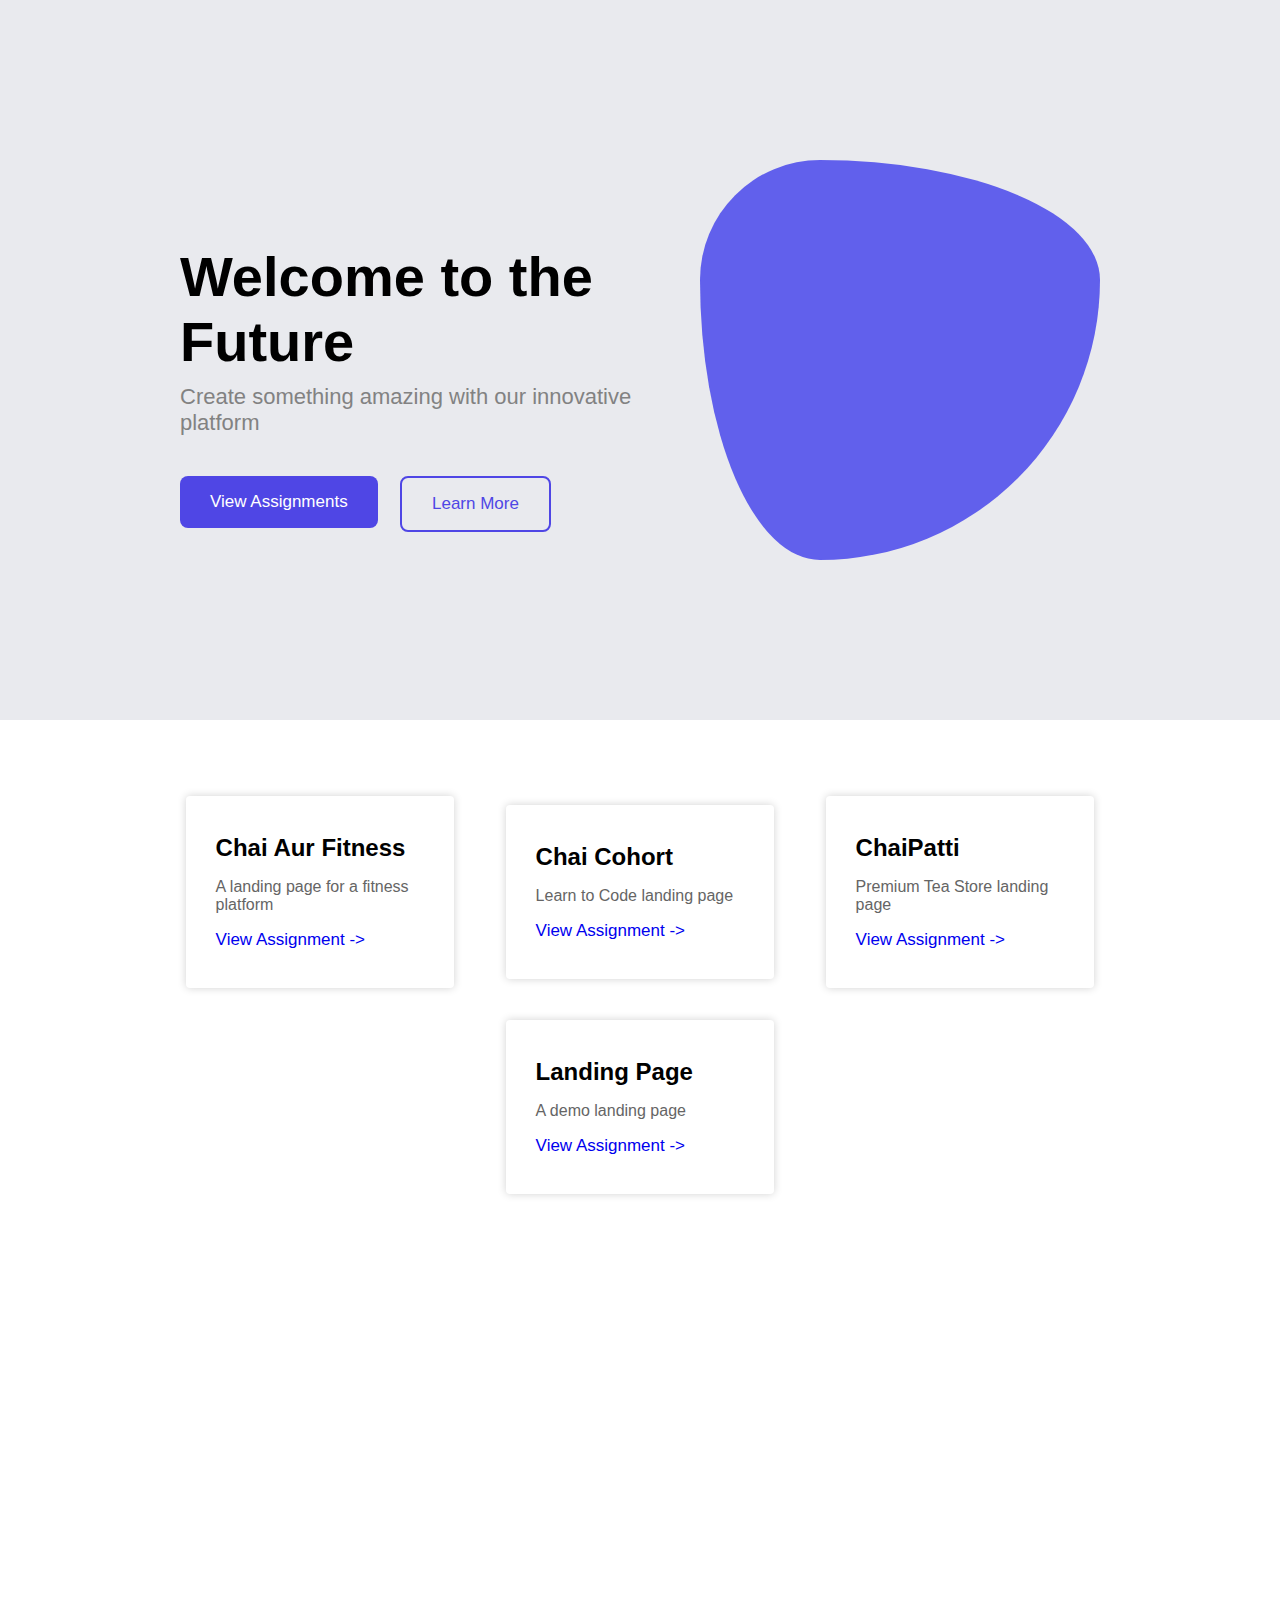
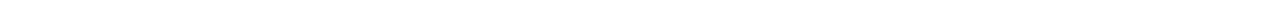
<file: index.html>
<!DOCTYPE html>
<html lang="en">
<head>
    <meta charset="UTF-8">
    <meta name="viewport" content="width=device-width, initial-scale=1.0">
    <title>View Assignment Page</title>
    <link rel="shortcut icon" href="favicon.ico" type="image/x-icon">
    <link rel="stylesheet" href="style.css">
</head>
<body>
    <!-- Start: hero section  -->
     <div class="hero-section">
        <div class="left-hero">
            <h2>Welcome to the Future</h2>
            <p>Create something amazing with our innovative platform</p>
            <div class="button">
                <a class="btn-1" href="#flex-card-section">View Assignments</a>
                <a class="btn-2" href="#flex-card-section">Learn More</a>
            </div>
        </div>
        <div class="right-hero">
            <div class="ball-move"></div>
        </div>
     </div>
    <!-- End: hero section  -->

    <!-- Start: Assignment List Card show -->
     <div id="flex-card-section" style="margin-top: 60px;">
        <div class="flex-card flex-card-1">
            <h2>Chai Aur Fitness</h2>
            <p>A landing page for a fitness platform</p>
            <a href="./chai-fitness/index.html">View Assignment -></a>
        </div>
        <div class="flex-card flex-card-2">
            <h2>Chai Cohort</h2>
            <p>Learn to Code landing page</p>
            <a href="./chai-cohort/index.html">View Assignment -></a>
        </div>
        <div class="flex-card flex-card-3">
            <h2>ChaiPatti</h2>
            <p>Premium Tea Store landing page</p>
            <a href="./chai-patti/index.html">View Assignment -></a>
        </div>
     </div>
     <div id="flex-card-section">
        <div class="flex-card flex-card-1">
            <h2>Landing Page</h2>
            <p>A demo landing page </p>
            <a href="./landing-page/index.html">View Assignment -></a>
        </div>
     </div>
    <!-- End: Assignment List Card show -->
</body>
</html>
</file>
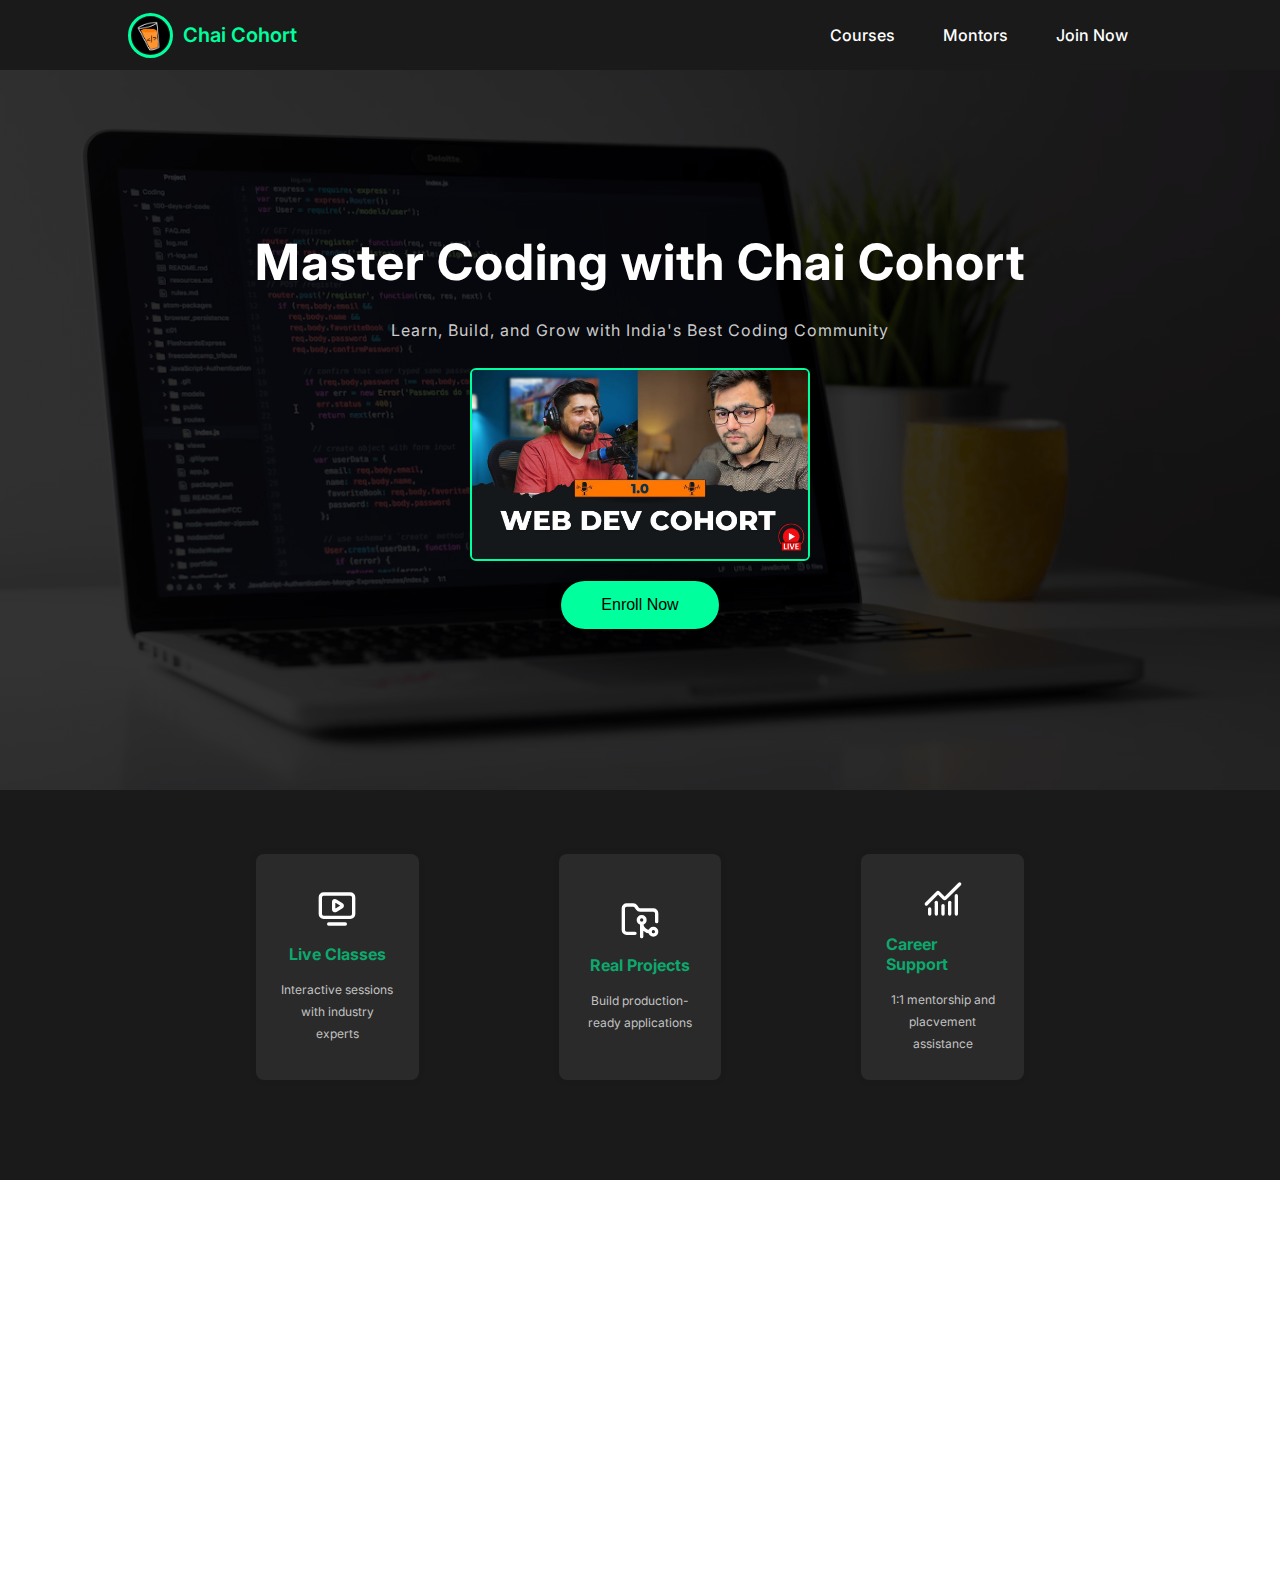
<file: chai-cohort/index.html>
<!DOCTYPE html>
<html lang="en">

<head>
    <meta charset="UTF-8">
    <meta name="viewport" content="width=device-width, initial-scale=1.0">
    <title>Chai Aur Patti</title>
    <link rel="shortcut icon" href="./assets/favicon.ico" type="image/x-icon">
    <link rel="stylesheet" href="https://cdnjs.cloudflare.com/ajax/libs/font-awesome/6.7.2/css/all.min.css"
        integrity="sha512-Evv84Mr4kqVGRNSgIGL/F/aIDqQb7xQ2vcrdIwxfjThSH8CSR7PBEakCr51Ck+w+/U6swU2Im1vVX0SVk9ABhg=="
        crossorigin="anonymous" referrerpolicy="no-referrer" />
    <link rel="stylesheet" href="style.css">
</head>

<body>
    <!-- Start: Header Section  -->
    <header class="header container">
        <div class="logo">
            <img src="./assets/chaicodelogo-1.png" alt="">
            <p>Chai Cohort</p>
        </div>
        <nav class="navbar">
            <ul>
                <li><a href="#">Courses</a></li>
                <li><a href="#">Montors</a></li>
                <li><a href="#">Join Now</a></li>
            </ul>
        </nav>
    </header>
    <!-- End: Header Section  -->

    <!-- Start: Hero section  -->
    <div class="hero-section">
        <h1>Master Coding with Chai Cohort</h1>
        <p>Learn, Build, and Grow with India's Best Coding Community</p>
        <img src="./assets/web-dev-cohort.jpg" alt="">
        <button><a href="#">Enroll Now</a></button>
    </div>
    <!-- End: Hero section  -->

    <!-- Start: Collection Section  -->
    <div class="collection-section">
        <div class="grid-container">
            <div class="grid-box grid-box-1">
                <img src="./assets/tv-minimal-plat.svg" alt="">
                <h2>Live Classes</h2>
                <p>Interactive sessions with industry experts</p>
            </div>
            <div class="grid-box grid-box-2">
                <img src="./assets/folder-git-2.svg" alt="">
                <h2>Real Projects</h2>
                <p>Build production-ready applications</p>
            </div>
            <div class="grid-box grid-box-3">
                <img src="./assets/chart-no-axes-combined.svg" alt="">
                <h2>Career Support</h2>
                <p>1:1 mentorship and placvement assistance </p>
            </div>
        </div>
    </div>
    <!-- End: Collection Section  -->

</body>

</html>
</file>
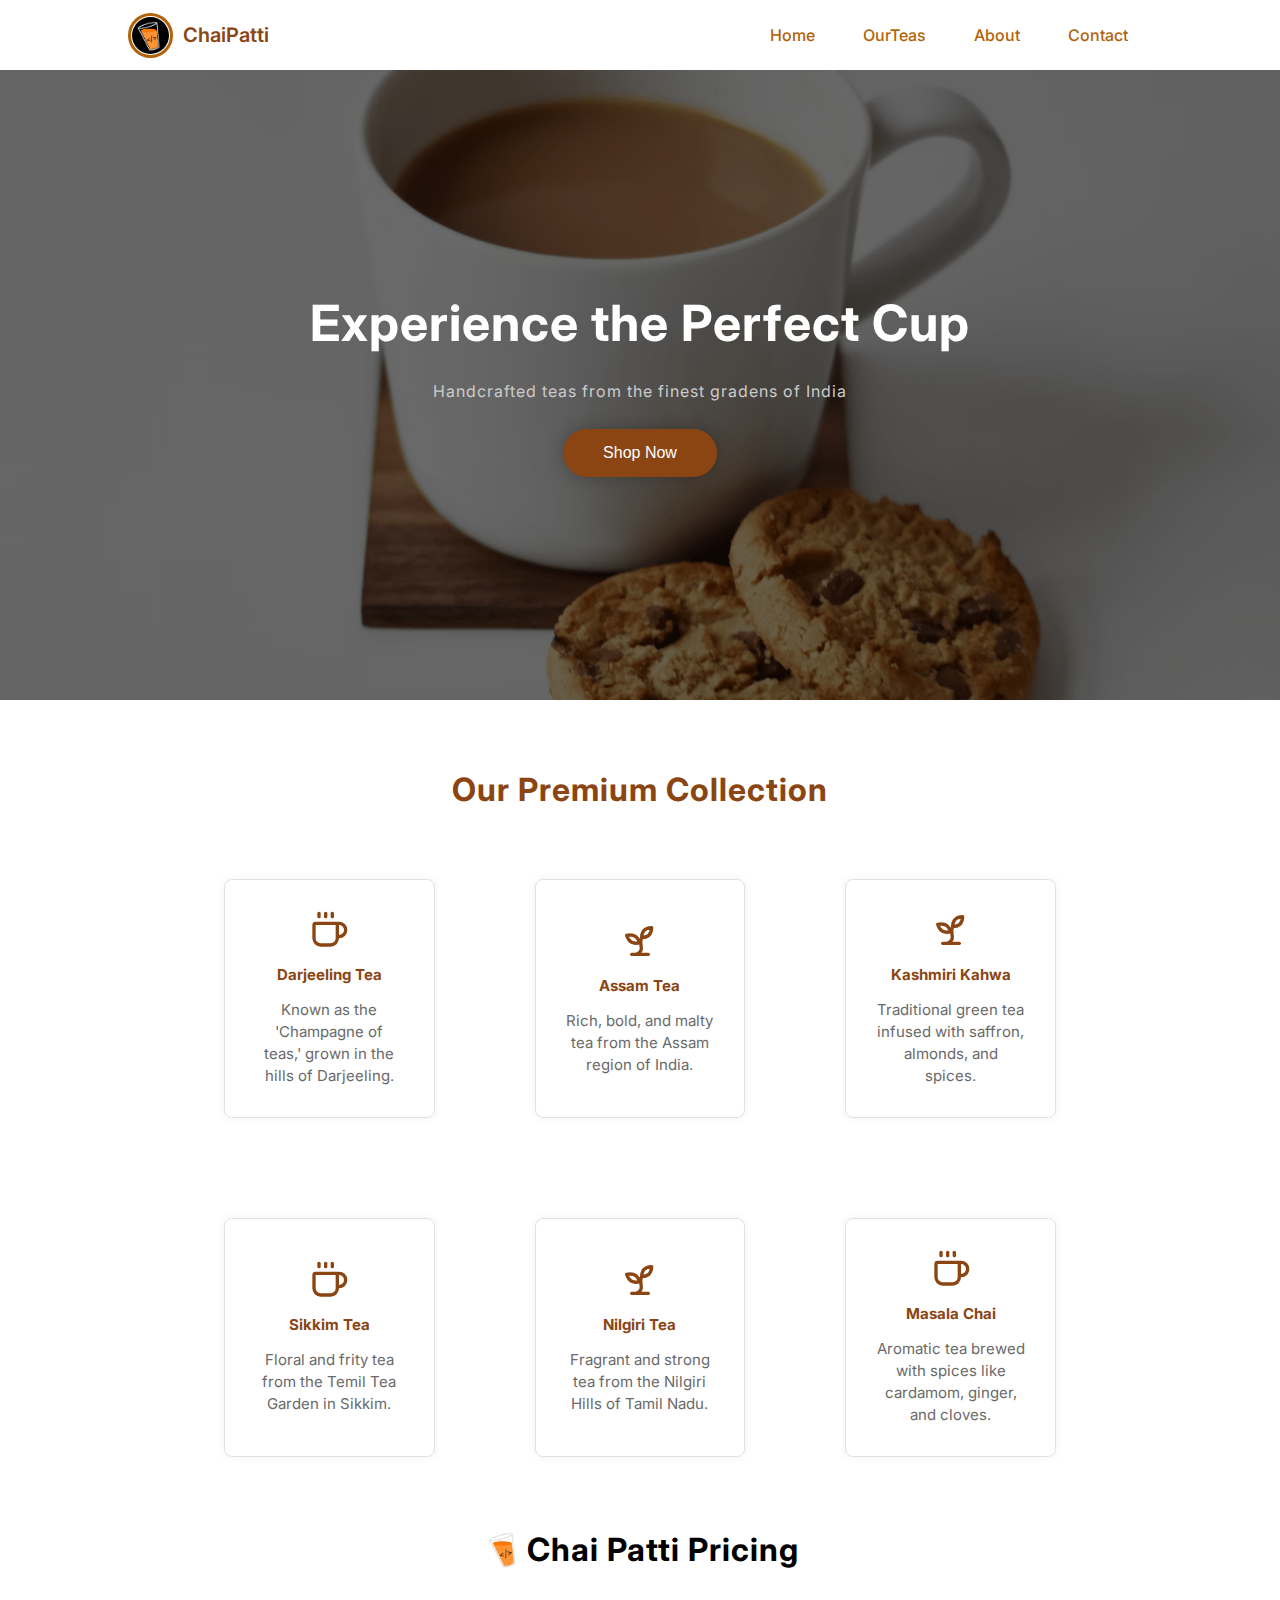
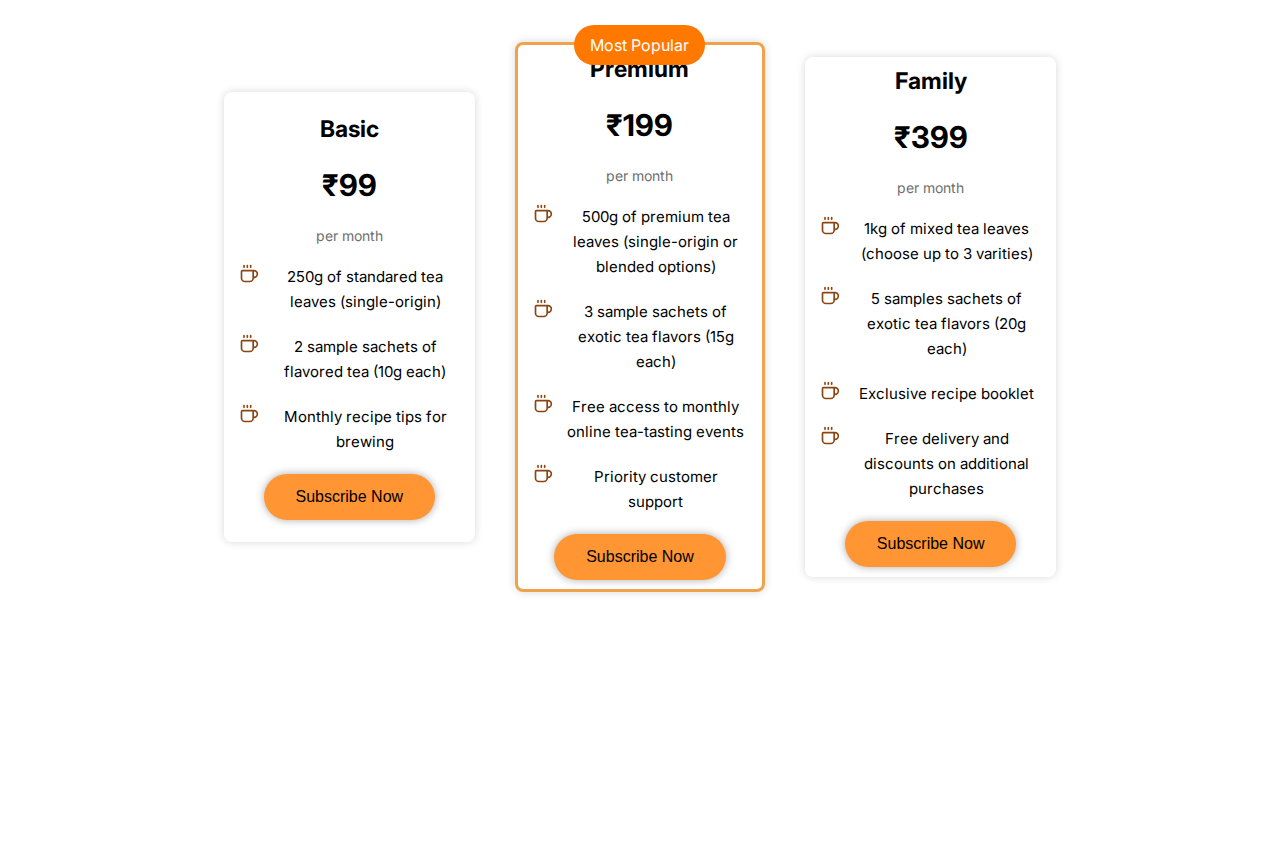
<file: chai-patti/index.html>
<!DOCTYPE html>
<html lang="en">

<head>
    <meta charset="UTF-8">
    <meta name="viewport" content="width=device-width, initial-scale=1.0">
    <title>Chai Aur Patti</title>
    <link rel="shortcut icon" href="./assets/favicon.ico" type="image/x-icon">
    <link rel="stylesheet" href="https://cdnjs.cloudflare.com/ajax/libs/font-awesome/6.7.2/css/all.min.css"
        integrity="sha512-Evv84Mr4kqVGRNSgIGL/F/aIDqQb7xQ2vcrdIwxfjThSH8CSR7PBEakCr51Ck+w+/U6swU2Im1vVX0SVk9ABhg=="
        crossorigin="anonymous" referrerpolicy="no-referrer" />
    <link rel="stylesheet" href="style.css">
</head>

<body>
    <!-- Start: Header Section  -->
    <header class="header container">
        <div class="logo">
            <img src="./assets/chaicodelogo-1.png" alt="">
            <p>ChaiPatti</p>
        </div>
        <nav class="navbar">
            <ul>
                <li><a href="#">Home</a></li>
                <li><a href="#">OurTeas</a></li>
                <li><a href="#">About</a></li>
                <li><a href="#">Contact</a></li>
            </ul>
        </nav>
    </header>
    <!-- End: Header Section  -->

    <!-- Start: Hero section  -->
    <div class="hero-section">
        <h1>Experience the Perfect Cup</h1>
        <p>Handcrafted teas from the finest gradens of India</p>
        <button><a href="#">Shop Now</a></button>
    </div>
    <!-- End: Hero section  -->

    <!-- Start: Collection Section  -->
    <div class="collection-section container">
        <h2>Our Premium Collection</h2>
        <div class="grid-container">
            <div class="grid-box grid-box-1">
                <img src="./assets/tea.svg" alt="">
                <h2>Darjeeling Tea</h2>
                <p>Known as the 'Champagne of teas,' grown in the hills of Darjeeling.</p>
            </div>
            <div class="grid-box grid-box-2">
                <img src="./assets/tea-leaf.svg" alt="">
                <h2>Assam Tea</h2>
                <p>Rich, bold, and malty tea from the Assam region of India.</p>
            </div>
            <div class="grid-box grid-box-3">
                <img src="./assets/tea-leaf.svg" alt="">
                <h2>Kashmiri Kahwa</h2>
                <p>Traditional green tea infused with saffron, almonds, and spices.</p>
            </div>
            <div class="grid-box grid-box-4">
                <img src="./assets/tea.svg" alt="">
                <h2>Sikkim Tea</h2>
                <p>Floral and frity tea from the Temil Tea Garden in Sikkim.</p>
            </div>
            <div class="grid-box grid-box-5">
                <img src="./assets/tea-leaf.svg" alt="">
                <h2>Nilgiri Tea</h2>
                <p>Fragrant and strong tea from the Nilgiri Hills of Tamil Nadu.</p>
            </div>
            <div class="grid-box grid-box-6">
                <img src="./assets/tea.svg" alt="">
                <h2>Masala Chai</h2>
                <p>Aromatic tea brewed with spices like cardamom, ginger, and cloves.</p>
            </div>
        </div>
    </div>
    <!-- End: Collection Section  -->

    <!-- Start: Pricing Section  -->
    <div class="price-section">
        <h2><img src="./assets/chaicodelogo.png" alt="">Chai Patti Pricing</h2>
        <div class="grid-price">
            <div class="price-box price-box-1">
                <h2>Basic</h2>
                <p class="price">₹99</p>
                <p class="text-1">per month</p>
                <div class="text-2">
                    <img src="./assets/tea.svg" alt="">
                    <p>250g of standared tea leaves (single-origin)</p>
                </div>
                <div class="text-2">
                    <img src="./assets/tea.svg" alt="">
                    <p>2 sample sachets of flavored tea (10g each)</p>
                </div>
                <div class="text-2">
                    <img src="./assets/tea.svg" alt="">
                    <p>Monthly recipe tips for brewing</p>
                </div>
                <button class="sub-btn"><a href="#">Subscribe Now</a></button>
            </div>
            <div class="price-box price-box-2">
                <p class="most-popular">Most Popular</p>
                <h2>Premium</h2>
                <p class="price">₹199</p>
                <p class="text-1">per month</p>
                <div class="text-2">
                    <img src="./assets/tea.svg" alt="">
                    <p>500g of premium tea leaves (single-origin or blended options)</p>
                </div>
                <div class="text-2">
                    <img src="./assets/tea.svg" alt="">
                    <p>3 sample sachets of exotic tea flavors (15g each)</p>
                </div>
                <div class="text-2">
                    <img src="./assets/tea.svg" alt="">
                    <p>Free access to monthly online tea-tasting events</p>
                </div>
                <div class="text-2">
                    <img src="./assets/tea.svg" alt="">
                    <p>Priority customer support</p>
                </div>
                <button class="sub-btn"><a href="#">Subscribe Now</a></button>
            </div>
            <div class="price-box price-box-3">
                <h2>Family</h2>
                <p class="price">₹399</p>
                <p class="text-1">per month</p>
                <div class="text-2">
                    <img src="./assets/tea.svg" alt="">
                    <p>1kg of mixed tea leaves (choose up to 3 varities)</p>
                </div>
                <div class="text-2">
                    <img src="./assets/tea.svg" alt="">
                    <p>5 samples sachets of exotic tea flavors (20g each)</p>
                </div>
                <div class="text-2">
                    <img src="./assets/tea.svg" alt="">
                    <p>Exclusive recipe booklet</p>
                </div>
                <div class="text-2">
                    <img src="./assets/tea.svg" alt="">
                    <p>Free delivery and discounts on additional purchases</p>
                </div>
                <button class="sub-btn"><a href="#">Subscribe Now</a></button>
            </div>
        </div>
    </div>
    <!-- End: Pricing Section  -->


</body>

</html>
</file>
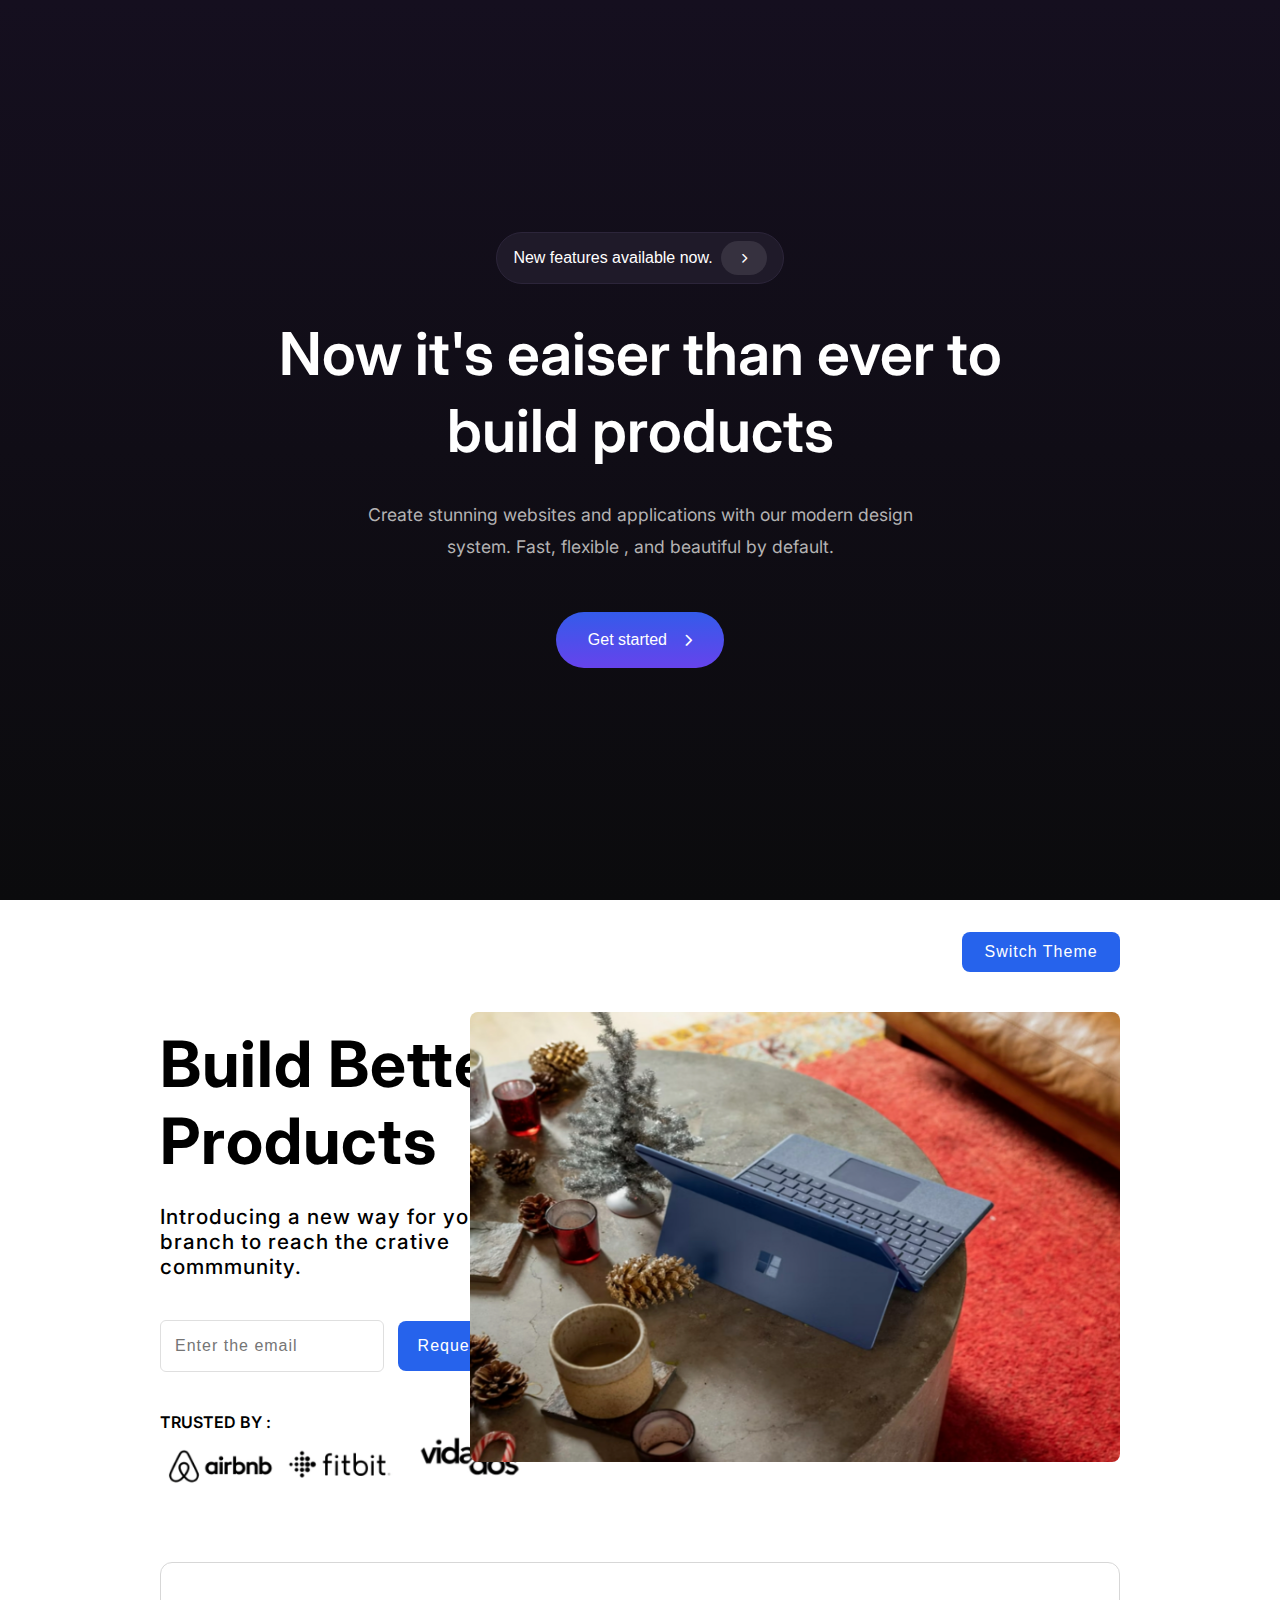
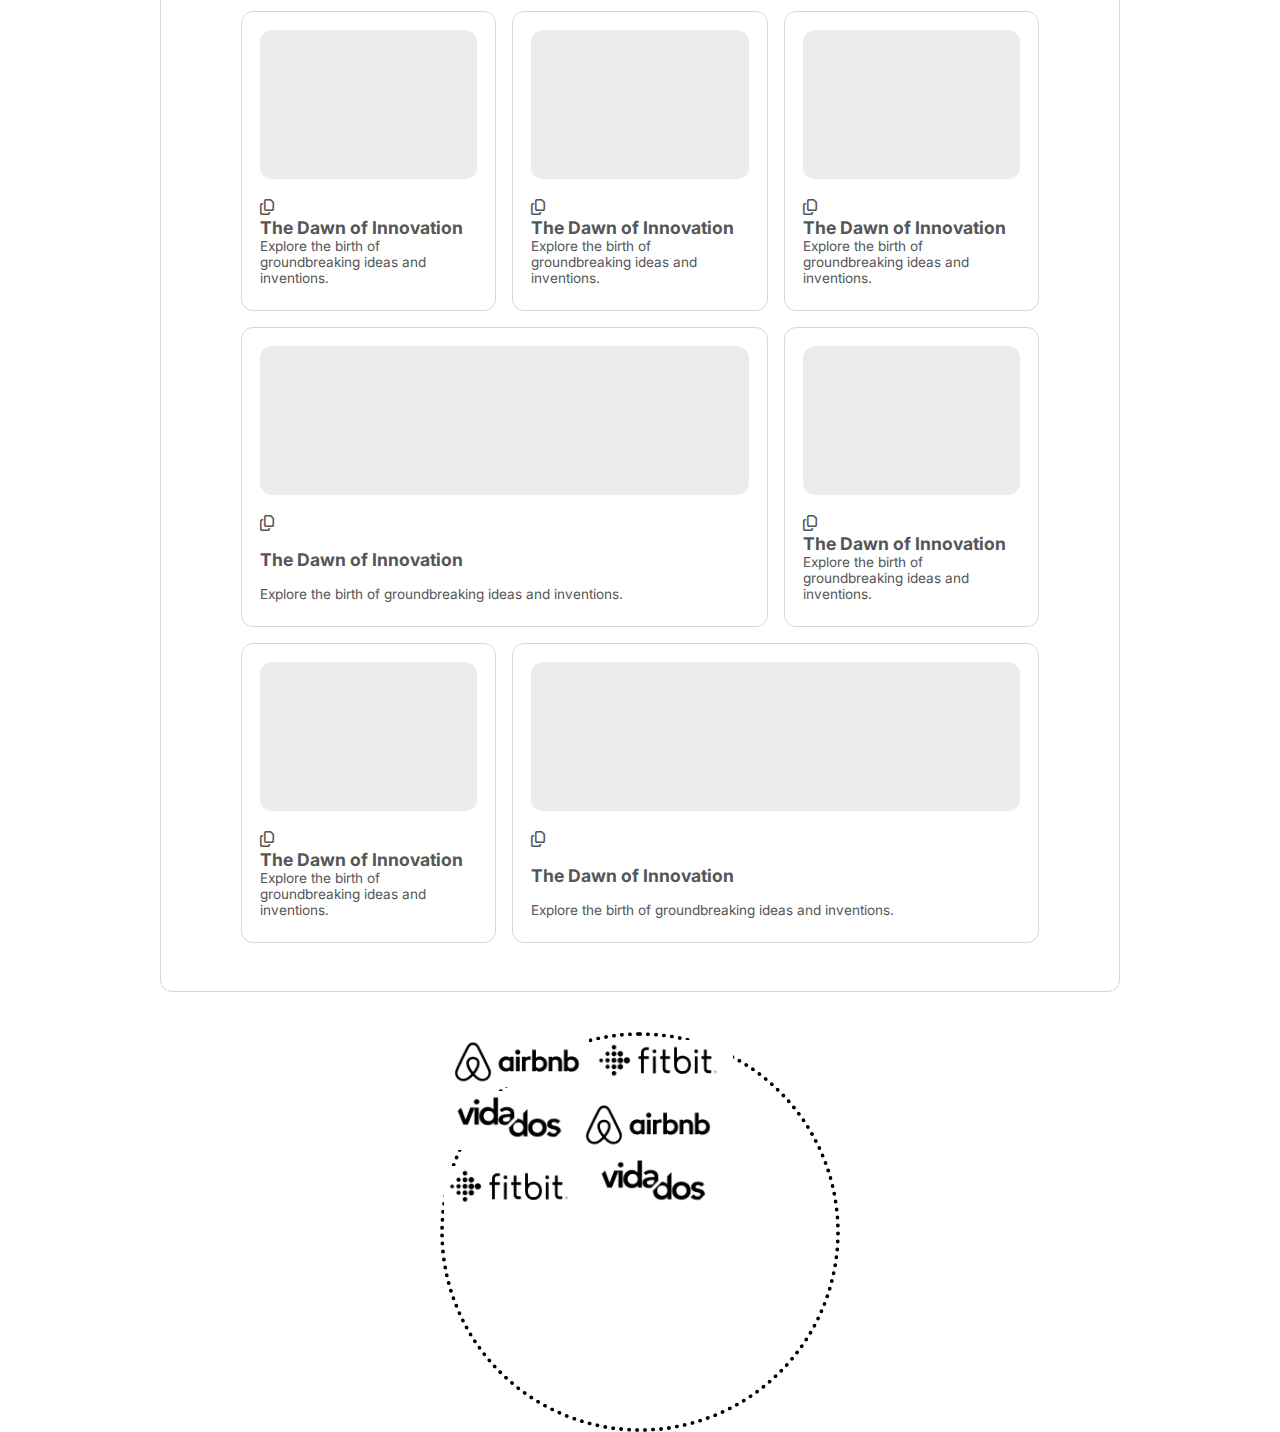
<file: landing-page/index.html>
<!DOCTYPE html>
<html lang="en">

<head>
    <meta charset="UTF-8">
    <meta name="viewport" content="width=device-width, initial-scale=1.0">
    <title>Clone web pages</title>
    <link rel="stylesheet" href="https://cdnjs.cloudflare.com/ajax/libs/font-awesome/6.7.2/css/all.min.css"
        integrity="sha512-Evv84Mr4kqVGRNSgIGL/F/aIDqQb7xQ2vcrdIwxfjThSH8CSR7PBEakCr51Ck+w+/U6swU2Im1vVX0SVk9ABhg=="
        crossorigin="anonymous" referrerpolicy="no-referrer" />
    <link rel="stylesheet" href="style.css">
</head>

<body>
    <!-- Start: Hero Section  -->
    <section class="hero-section">
        <div class="feature-btn">
            <button>New features available now. <i class="fa-solid fa-chevron-right"></i></button>
        </div>
        <div class="hero-text">
            <p class="text-heading">Now it's eaiser than ever to <br> build products</p>
            <p class="text-para">Create stunning websites and applications with our modern design <br> system. Fast,
                flexible , and beautiful by default.</p>
        </div>
        <div class="started-btn">
            <button>Get started <i class="fa-solid fa-chevron-right"></i></button>
        </div>
    </section>
    <!-- End: Hero Section  -->

    <!-- Start: Email Collection Section  -->
    <section class="email-colection-section container">
        <div class="switch-btn">
            <button>Switch Theme</button>
        </div>
        <div class="grid grid-col">
            <div class="product-text">
                <h2 class="t-heading">Build Better Products</h2>
                <p class="t-text">Introducing a new way for your branch to reach the crative commmunity.</p>
                <div class="email-input">
                    <input type="text" placeholder="Enter the email">
                    <button>Request demo</button>
                </div>
                <div class="company-logo">
                    <p>TRUSTED BY :</p>
                    <div>
                        <img src="./img/img-2.png" alt="">
                        <img src="./img/img-3.png" alt="">
                        <img src="./img/img-4.png" alt="">
                    </div>
                </div>
            </div>
            <div class="img-400">
                <img src="./img/img-1.png" alt="">
            </div>
        </div>
    </section>
    <!-- End: Email Collection Section  -->

    <!-- Start: Banto grid section  -->
    <section class="container">
        <div class="banto-grid">
            <div class="card card-1">
                <div class="card-image"></div>
                <div class="card-text">
                    <div><i class="fa-regular fa-copy"></i></div>
                    <h2>The Dawn of Innovation</h2>
                    <p>Explore the birth of groundbreaking ideas and inventions.</p>
                </div>
            </div>
            <div class="card card-2">
                <div class="card-image"></div>
                <div class="card-text">
                    <div><i class="fa-regular fa-copy"></i></div>
                    <h2>The Dawn of Innovation</h2>
                    <p>Explore the birth of groundbreaking ideas and inventions.</p>
                </div>
            </div>
            <div class="card card-3">
                <div class="card-image"></div>
                <div class="card-text">
                    <div><i class="fa-regular fa-copy"></i></div>
                    <h2>The Dawn of Innovation</h2>
                    <p>Explore the birth of groundbreaking ideas and inventions.</p>
                </div>
            </div>
            <div class="card card-4">
                <div class="card-image"></div>
                <div class="card-text">
                    <div><i class="fa-regular fa-copy"></i></div>
                    <h2>The Dawn of Innovation</h2>
                    <p>Explore the birth of groundbreaking ideas and inventions.</p>
                </div>
            </div>
            <div class="card card-5">
                <div class="card-image"></div>
                <div class="card-text">
                    <div><i class="fa-regular fa-copy"></i></div>
                    <h2>The Dawn of Innovation</h2>
                    <p>Explore the birth of groundbreaking ideas and inventions.</p>
                </div>
            </div>
            <div class="card card-6">
                <div class="card-image"></div>
                <div class="card-text">
                    <div><i class="fa-regular fa-copy"></i></div>
                    <h2>The Dawn of Innovation</h2>
                    <p>Explore the birth of groundbreaking ideas and inventions.</p>
                </div>
            </div>
            <div class="card card-7">
                <div class="card-image"></div>
                <div class="card-text">
                    <div><i class="fa-regular fa-copy"></i></div>
                    <h2>The Dawn of Innovation</h2>
                    <p>Explore the birth of groundbreaking ideas and inventions.</p>
                </div>
            </div>
        </div>
    </section>
     <!-- End: Banto grid section  -->

     
     <!-- Start: circle image move  -->
      <section class="move-circle">
        <div class="circle-box">
            <div class="image">
                <img src="./img/img-2.png" alt="">
                <img src="./img/img-3.png" alt="">
                <img src="./img/img-4.png" alt="">
                <img src="./img/img-2.png" alt="">
                <img src="./img/img-3.png" alt="">
                <img src="./img/img-4.png" alt="">
            </div>
        </div>
      </section>
     <!-- End: circle image move  -->

</body>

</html>
</file>
<file: style.css>
* {
  margin: 0;
  padding: 0;
  box-sizing: border-box;
}
body {
  font-family: -apple-system, BlinkMacSystemFont, "Segoe UI", Roboto, Oxygen,
    Ubuntu, Cantarell, sans-serif;
    scroll-behavior: smooth;
    -webkit-user-select: none; /* Safari */
  -ms-user-select: none; /* IE 10 and IE 11 */
  user-select: none; /* Standard syntax */
  margin-bottom: 400px;
}
.hero-section {
  background-color: #e9eaee;
  height: 80vh;
  display: flex;
  align-items: center;
  justify-content: space-around;
  padding: 0 10rem;
}
.left-hero {
  /* background-color: rgb(255, 189, 189); */
  width: 50%;
}
.left-hero h2 {
  font-size: 56px;
}
.left-hero p {
  font-size: 22px;
  color: #828282;
  margin-top: 10px;
}
.left-hero .button {
  margin-top:40px;
  position: relative;
}
.left-hero .btn-1 {
  position: absolute;
  top: 0;
  background-color: #4f46e5;
  padding: 16px 30px;
  font-size: 17px;
  text-decoration: none;
  color: #fff;
  border-radius: 8px;
}
.left-hero .btn-1:hover {
  background-color: #827cf9;
  transition: all 0.2s linear;
  top: -5px;
}
.left-hero .btn-2 {
  position: absolute;
  left: 200px;
  border: 2px solid #4f46e5;
  padding: 16px 30px;
  font-size: 17px;
  text-decoration: none;
  color: #4f46e5;
  border-radius: 8px;
  margin-left: 20px;
}
.left-hero .btn-2:hover {
  background-color: #4f46e5;
  color: #fff;
  transition: all 0.2s linear;
}

.ball-move {
  width: 400px;
  height: 400px;
  background-color: #6160ec;
  border-radius: 30% 70% 70% 30% / 30% 30% 70% 70%;
  animation: moving 10s infinite;
}
@keyframes moving {
  0% { border-radius: 30% 70% 70% 30% / 30% 30% 70% 70%; }
  25% { border-radius: 58% 42% 75% 25% / 76% 46% 54% 24%; }
  50% { border-radius: 50% 50% 33% 67% / 55% 27% 73% 45%; }
  75% { border-radius: 33% 67% 58% 42% / 63% 68% 32% 37%; }
  100% { border-radius: 30% 70% 70% 30% / 30% 30% 70% 70%; }
}

/* Card Section  */
#flex-card-section{
    padding: 1rem 10rem;
    display: flex;
    align-items: center;
    justify-content: space-around;
}
.flex-card{
    /* border: 1px solid #000; */
    box-shadow: 0 0 8px #0000002e;
    width: 28%;
    padding: 38px 30px;
    border-radius: 4px;
    cursor: pointer;
}
.flex-card:hover{
    transition: all 0.4s linear;
    box-shadow: 0 0 8px #4e46e570;
    border: 1px solid #4F46E5;
    transform: scale(1.05);
}
.flex-card h2{
    font-size: 24px;
}
.flex-card p{
    margin: 16px 0;
    font-size: 16px;
    color: #656565;
}
.flex-card a{
    text-decoration: none;
    font-size: 17px;
}

/* Media query: Mobile Responsive  */
@media screen and (max-width: 976px){
    .hero-section {
        height: auto;
        padding: 0 2rem;
        flex-direction: column;
        padding-top: 4rem;
      }
      .left-hero {
        width: 100%;
      }
      .left-hero h2 {
        font-size: 45px;
        text-align: center;
      }
      .left-hero p {
        font-size: 18px;
        text-align: center;
        font-weight: 500;
      }
      .left-hero .button {
          margin-top:40px;
          position: static;
          display: flex;
          flex-direction: column;
          align-items: center;
          justify-content: space-between;
          height: 240px;
        }
      .left-hero .btn-1 {
        position: static;
      }
      .left-hero .btn-2 {
        position: static;
        margin-bottom: 100px;
      }
    #flex-card-section{
        padding: 1rem 2rem;
        flex-direction: column;
        justify-content: center;
    }
    .flex-card{
        width: 100%;
        margin-bottom: 30px;
    }
    .right-hero{
      padding-bottom: 100px;
    }
}
</file>
<file: chai-cohort/style.css>
@import url("https://fonts.googleapis.com/css2?family=Inter:ital,opsz,wght@0,14..32,100..900;1,14..32,100..900&family=Open+Sans:ital,wght@0,300..800;1,300..800&display=swap");

* {
  margin: 0;
  padding: 0;
  box-sizing: border-box;
  scroll-behavior: smooth;
}
body {
  font-family: "Inter", serif;
  overflow-x: hidden;
  -webkit-user-select: none; /* Safari */
  -ms-user-select: none; /* IE 10 and IE 11 */
  user-select: none; /* Standard syntax */
}
.container {
  padding: 0 8rem;
}

.header {
  background-color: #1a1a1a;
  display: flex;
  flex-direction: row;
  align-items: center;
  justify-content: space-between;
  height: 70px;
}
.logo {
  display: flex;
  align-items: center;
}
.logo img {
  width: 45px;
  height: 45px;
  border-radius: 50px;
  border: 3px solid #00ff9d;
  padding: 1px;
}
.logo p {
  font-size: 20px;
  font-weight: 600;
  margin-left: 10px;
  color: #00ff9d;
}
.navbar ul {
  display: flex;
  align-items: center;
  justify-content: space-between;
}
.navbar li {
  padding: 10px;
  margin: 14px;
  list-style: none;
  cursor: pointer;
}
.navbar li a {
  text-decoration: none;
  color: #ffffff;
  font-size: 16px;
  font-weight: 500;
}

/* Hero section  */
.hero-section {
  position: relative;
  background: url(./assets/chaicohort.png);
  width: 100vw;
  height: 80vh;
  /* object-fit: cover; */
  background-position: center center;
  background-repeat: no-repeat;
  background-size: cover;
  display: flex;
  flex-direction: column;
  align-items: center;
  justify-content: center;
  color: #fff;
  text-align: center;
}
.hero-section::after {
  content: "";
  position: absolute;
  top: 0;
  background-color: #000000cc;
  width: 100vw;
  height: 80vh;
}
.hero-section h1 {
  z-index: 1;
  font-size: 50px;
  letter-spacing: 1px;
}
.hero-section p {
  z-index: 1;
  font-size: 16px;
  letter-spacing: 1px;
  margin: 28px 0;
  color: #cbcbcb;
}
.hero-section img {
  z-index: 1;
  width: 340px;
  margin-bottom: 20px;
  border: 2px solid #00ff9d;
  border-radius: 6px;
}
.hero-section button {
  z-index: 1;
  background-color: #00ff9d;
  padding: 15px 40px;
  font-size: 16px;
  font-weight: 500;
  color: #ffffff;
  border: none;
  border-radius: 50px;
  box-shadow: 0 0 16px #00000041;
  cursor: pointer;
}
.hero-section button:hover {
  background-color: #0da86d;
  transition: all 0.2s linear;
}
.hero-section button a {
  color: #000;
  text-decoration: none;
}

/* Collection Section */
.collection-section {
  background-color: #1a1a1a;
  padding: 4em 16rem;
  padding-bottom: 100px;
  margin-bottom: 400px;
}
.collection-section > h2 {
  font-size: 32px;
  text-align: center;
  margin: 70px 0;
  letter-spacing: 1px;
  color: #8b4513;
}
.grid-container {
  display: grid;
  grid-template-columns: 1fr 1fr 1fr;
  gap: 140px;
}
.grid-box {
  background-color: #2a2a2a;
  display: flex;
  align-items: center;
  justify-content: center;
  flex-direction: column;
  box-shadow: 0 0 8px #0000000f;
  border-radius: 8px;
  padding: 25px;
  cursor: pointer;
}
.grid-box:hover {
  transform: scale(1.1);
  transition: all 0.3s linear;
  box-shadow: 0 0 8px #0000003b;
}
.grid-box img {
  width: 40px;
}
.grid-box h2 {
  font-size: 16px;
  color: #0da86d;
  margin: 15px 0;
}
.grid-box p {
  text-align: center;
  color: #c2c2c2;
  font-size: 12px;
  line-height: 22px;
}

/* Media query: Mobile Responsive  */
@media screen and (max-width: 942px) {
  .container {
    padding: 0 2rem;
  }
  .logo p {
    display: none;
  }
  .navbar li {
    padding: 10px 5px;
    margin: 14px 5px;
    list-style: none;
    cursor: pointer;
  }
  .hero-section h1 {
    font-size: 30px;
    padding: 0 12px;
    line-height: 50px;
  }
  .hero-section p {
    font-size: 12px;
    margin: 28px 10px;
  }
  .grid-container {
    grid-template-columns: 1fr;
    gap: 50px;
  }
  .collection-section {
    padding: 2em 4rem;
    padding-bottom: 100px;
    margin-bottom: 400px;
  }
  .collection-section > h2 {
    font-size: 24px;
  }
}
</file>
<file: chai-patti/style.css>
@import url("https://fonts.googleapis.com/css2?family=Inter:ital,opsz,wght@0,14..32,100..900;1,14..32,100..900&family=Open+Sans:ital,wght@0,300..800;1,300..800&display=swap");

* {
  margin: 0;
  padding: 0;
  box-sizing: border-box;
  scroll-behavior: smooth;
}
body {
  font-family: "Inter", serif;
  overflow-x: hidden;
}
.container {
  padding: 0 8rem;
}

.header {
  background-color: #ffffff;
  display: flex;
  flex-direction: row;
  align-items: center;
  justify-content: space-between;
  height: 70px;
}
.logo {
  display: flex;
  align-items: center;
}
.logo img {
  width: 45px;
  height: 45px;
  border-radius: 50px;
  border: 3px solid #b16309;
  padding: 1px;
}
.logo p {
  font-size: 20px;
  font-weight: 600;
  margin-left: 10px;
  color: #8b4513;
}
.navbar ul {
  display: flex;
  align-items: center;
  justify-content: space-between;
}
.navbar li {
  padding: 10px;
  margin: 14px;
  list-style: none;
  cursor: pointer;
}
.navbar li:hover {
  border-bottom: 3px solid #b16309;
  transition: all 0.3s linear;
}
.navbar li a {
  text-decoration: none;
  color: #b16309;
  font-size: 16px;
  font-weight: 500;
}
.navbar li a:hover {
  color: #7b460a;
  transition: all 0.2s linear;
}

/* Hero section  */
.hero-section {
  position: relative;
  background: url(./assets/chaipatti.png);
  width: 100vw;
  height: 70vh;
  /* object-fit: cover; */
  background-position: center center;
  background-repeat: no-repeat;
  background-size: cover;
  display: flex;
  flex-direction: column;
  align-items: center;
  justify-content: center;
  color: #fff;
  text-align: center;
}
.hero-section::after {
  content: "";
  position: absolute;
  top: 0;
  background-color: #00000095;
  width: 100vw;
  height: 70vh;
}
.hero-section h1 {
  z-index: 1;
  font-size: 50px;
  letter-spacing: 1px;
}
.hero-section p {
  z-index: 1;
  font-size: 16px;
  letter-spacing: 1px;
  margin: 28px 0;
  color: #cbcbcb;
}
.hero-section button {
  z-index: 1;
  background-color: #8b4513;
  padding: 15px 40px;
  font-size: 16px;
  font-weight: 500;
  color: #ffffff;
  border: none;
  border-radius: 50px;
  box-shadow: 0 0 16px #00000041;
  cursor: pointer;
}
.hero-section button:hover {
  background-color: #a85e0a;
  transition: all 0.2s linear;
}
.hero-section button a {
  color: #ffffff;
  text-decoration: none;
}

/* Collection Section */
.collection-section {
  padding: 0 14rem;
}
.collection-section > h2 {
  font-size: 32px;
  text-align: center;
  margin: 70px 0;
  letter-spacing: 1px;
  color: #8b4513;
}
.grid-container {
  display: grid;
  grid-template-columns: 1fr 1fr 1fr;
  gap: 100px;
}
.grid-box {
  border: 1px solid #98959546;
  display: flex;
  align-items: center;
  justify-content: center;
  flex-direction: column;
  box-shadow: 0 0 8px #0000000f;
  border-radius: 8px;
  padding: 30px;
  cursor: pointer;
}
.grid-box:hover {
  transform: scale(1.1);
  transition: all 0.3s linear;
  box-shadow: 0 0 8px #0000003b;
}
.grid-box img {
  width: 40px;
}
.grid-box h2 {
  font-size: 15px;
  color: #8b4513;
  margin: 15px 0;
}
.grid-box p {
  text-align: center;
  color: #6a6a6a;
  font-size: 15px;
  line-height: 22px;
}

/* Pricing Section  */
.price-section {
  margin-bottom: 250px;
  padding: 0 14rem;
}
.price-section > h2 {
  font-size: 32px;
  text-align: center;
  margin: 70px 0;
  letter-spacing: 1px;
  color: #000;
  display: flex;
  align-items: center;
  justify-content: center;
}
.price-section > h2 img {
  width: 45px;
}
.grid-price {
  display: grid;
  grid-template-columns: 1fr 1fr 1fr;
  gap: 40px;
  align-items: center;
}
.price-box {
  box-shadow: 0 0 8px #00000028;
  display: flex;
  align-items: center;
  justify-content: center;
  flex-direction: column;
  padding: 35px 15px;
  height: auto;
  border-radius: 8px;
  cursor: pointer;
}
.price-box:hover {
  transform: scale(1.05);
  transition: all 0.2s linear;
}
.price-box-1 {
  height: 450px;
}
.price-box-2 {
  position: relative;
  height: 550px;
  border: 3px solid #eea24b;
}
.most-popular {
  position: absolute;
  top: -20px;
  background-color: #ff7800;
  padding: 10px 16px;
  color: #ffffff;
  border-radius: 50px;
}
.price-box-3 {
  height: 520px;
}
.price-box > h2 {
  font-size: 23px;
}
.price-box .price {
  font-size: 30px;
  font-weight: 700;
  margin: 24px 0;
}
.price-box .text-1 {
  font-size: 14px;
  color: #6e6e6e;
  margin-bottom: 20px;
}
.price-box .text-2 {
  width: 100%;
  display: flex;
  flex-direction: row;
  align-items: start;
  gap: 12px;
  margin-bottom: 20px;
  font-size: 15px;
  line-height: 25px;
}
.price-box .text-2 img {
  width: 20px;
}
.price-box .text-2 p {
  width: 100%;
  text-align: center;
}
.sub-btn {
  padding: 14px 32px;
  background-color: #ff9533;
  border: none;
  border-radius: 50px;
  font-size: 16px;
  box-shadow: 0 0 8px #00000055;
  cursor: pointer;
}
.sub-btn:hover {
  transform: scale(1.05);
  background-color: #db7414;
  transition: all 0.3s linear;
}
.sub-btn a {
  text-decoration: none;
  color: #000;
}

/* Media query: Mobile Responsive  */
@media screen and (max-width: 942px) {
  .container {
    padding: 0 2rem;
  }
  .logo p {
    display: none;
  }
  .navbar li {
    padding: 10px 5px;
    margin: 14px 5px;
    list-style: none;
    cursor: pointer;
  }
  .hero-section h1 {
    font-size: 30px;
    padding: 0 12px;
    line-height: 50px;
  }
  .hero-section p {
    font-size: 12px;
    margin: 28px 10px;
  }
  .grid-container {
    grid-template-columns: 1fr;
    gap: 50px;
  }
  .collection-section > h2 {
    font-size: 24px;
  }
  .price-section {
    padding: 0 2rem;
  }
  .price-section > h2 {
    font-size: 26px;
  }
  .grid-price {
    grid-template-columns: 1fr;
  }
}
</file>
<file: landing-page/style.css>
@import url("https://fonts.googleapis.com/css2?family=Inter:ital,opsz,wght@0,14..32,100..900;1,14..32,100..900&family=Open+Sans:ital,wght@0,300..800;1,300..800&display=swap");

* {
  margin: 0;
  padding: 0;
  box-sizing: border-box;
}
body {
  font-family: "Inter", serif;
  overflow-x: hidden;
}
.container {
  padding: 0 10rem;
}
.hero-section {
  width: 100vw;
  height: 100vh;
  display: flex;
  align-items: center;
  justify-content: center;
  flex-direction: column;
  background: linear-gradient(#150f1f, #0b0b0d);
  color: #fff;
}
.feature-btn button {
  display: flex;
  align-items: center;
  justify-content: center;
  background-color: #1f1a29;
  border: 1px solid #2c253a;
  color: #fff;
  font-size: 1em;
  border-radius: 50px;
  padding: 0.5em 1em;
  cursor: pointer;
}
.feature-btn button:hover {
  background-color: #2e263e;
  transition: all 0.3s linear;
}
.feature-btn i {
  background-color: #36313f;
  font-size: 10px;
  padding: 12px 20px;
  margin-left: 8px;
  border-radius: 50px;
}
.hero-text {
  text-align: center;
  padding: 2em 1em;
}
.text-heading {
  font-size: 3.7em;
  font-weight: 600;
  line-height: 1.3em;
}
.text-para {
  line-height: 1.8em;
  font-size: 1.1em;
  color: #b4b3b3;
  padding: 1em;
  margin-top: 12px;
}
.started-btn button {
  background: linear-gradient(#345bea, #6643ec);
  border: none;
  font-size: 1em;
  border-radius: 50px;
  padding: 1.2em 2em;
  cursor: pointer;
  color: #fff;
}
.started-btn button:hover {
  background: linear-gradient(#422aa5, #1032ab);
  transition: all 0.3s linear;
}
.started-btn i {
  font-size: 0.8em;
  margin-left: 1em;
}

.email-colection-section {
  margin-bottom: 5em;
  height: 550px;
}
.switch-btn {
  height: 5em;
  width: 100%;
  position: relative;
  margin-top: 2em;
}
.switch-btn button {
  position: absolute;
  right: 0;
  top: 0;
  background: #2663ec;
  border: none;
  padding: 0.7em 1.4em;
  color: #fff;
  font-size: 1em;
  font-weight: 500;
  letter-spacing: 1px;
  border-radius: 8px;
  cursor: pointer;
}
.switch-btn button:hover {
  transition: all 0.3s linear;
  background: #1141b1;
  color: #d5d4d4;
}
.grid {
  display: grid;
}
.grid-col {
  position: relative;
  grid-template-columns: 50% 50%;
}
.img-400 img {
  width: 650px;
  height: 450px;
  background-position: center center;
  background-repeat: no-repeat;
  background-size: cover;
  border-radius: 8px;
  position: absolute;
  right: 0;
  top: 0;
}
.product-text {
  display: flex;
  flex-direction: column;
  height: 450px;
  padding-right: 4.5em;
}
.product-text .t-heading {
  font-size: 4em;
  letter-spacing: 1px;
  margin-top: 0.2em;
  margin-bottom: 0.4em;
}
.product-text .t-text {
  font-size: 1.3em;
  letter-spacing: 1px;
  font-weight: 500;
  margin-bottom: 0.4em;
}
.email-input {
  margin-top: 2em;
  margin-bottom: 2.5em;
}
.email-input input {
  padding: 16px 14px;
  width: 55%;
  font-size: 1em;
  letter-spacing: 1px;
  background: none;
  border: 1px solid #dfdfdf;
  border-radius: 6px;
  color: #0b0b0dd5;
  margin-right: 10px;
}
.email-input button {
  background: #2663ec;
  border: none;
  padding: 1em 1.2em;
  color: #fff;
  font-size: 1em;
  font-weight: 500;
  letter-spacing: 1px;
  border-radius: 8px;
  cursor: pointer;
}
.company-logo p {
  font-size: 1em;
  font-weight: 600;
}
.company-logo img {
  width: 120px;
}

/* Grid section  */
.banto-grid {
  display: grid;

  grid-template-columns: 1fr 1fr 1fr;
  gap: 1em;
  border: 1px solid #d7d7d7;
  padding: 3em 5em;
  border-radius: 12px;
}
.card {
  height: 300px;
  border: 1px solid #d7d7d7;
  border-radius: 12px;
  cursor: pointer;
}
.card:hover{
  box-shadow: 5px 8px 12px #00000036;
  transition: all 0.2s linear;
  .card-text {
    margin: 0 32px;
    transition: all 0.2s linear;
  }
}
.card-4 {
  grid-column: 1/3;
}
.card-7 {
  grid-column: 2/4;
}
.card-image {
  background: #ececec;
  height: 50%;
  margin: 18px;
  border-radius: 12px;
}
.card-text {
  margin: 0 18px;
  color: #565656;
  display: flex;
  flex-direction: column;
  justify-content: space-between;
  height: 30%;
}
.card-text h2 {
  font-size: 1.1em;
}
.card-text p {
  font-size: 0.85em;
}
.card-text i {
  font-size: 1em;
}


/* Move circle  */
.move-circle{
  display: flex;
  align-items: center;
  justify-content: center;
  margin-top: 40px;
}
.circle-box{
  width: 400px;
  height: 400px ;
  border: 4px dotted black;
  border-radius: 50%;
}

/* Mobile Responsive  */
@media (max-width: 720px) {
  .container {
    padding: 0 1em;
  }
  .email-colection-section {
    margin-bottom: 5em;
    height: 950px;
  }
  .text-heading {
    font-size: 1.8em;
    line-height: 1.8em;
  }
  .text-para {
    line-height: 1.6em;
    font-size: 0.9em;
  }
  .grid-col {
    grid-template-rows: 450px 450px;
  }
  .product-text {
    grid-column: 1/3;
    grid-row: 2/3;
    padding-right: 0;
    text-align: center;
  }
  .product-text .t-text {
    font-size: 1em;
  }
  .img-400 {
    grid-row: 1/3;
    grid-column: 1/2;
  }
  .img-400 img {
    width: 100%;
    height: 400px;
  }
  .product-text .t-heading {
    font-size: 3em;
    letter-spacing: 1px;
    margin-top: 0.2em;
    margin-bottom: 0.4em;
  }
  .email-input {
    display: flex;
    align-content: center;
    justify-content: center;
    flex-direction: column;
    gap: 20px;
    width: 100%;
  }
  .email-input input {
    width: 100%;
    margin-right: 10px;
  }
  .email-input button {
    width: 50%;
    margin-left: 20%;
  }
  .company-logo img {
    width: 100px;
  }
  .banto-grid {
    grid-template-columns: 1fr;
    padding: 3em 1.4em;
  }
  .card-4 {
    grid-column: 1/2;
  }
  .card-7 {
    grid-column: 1/2;
  }
}
</file>
